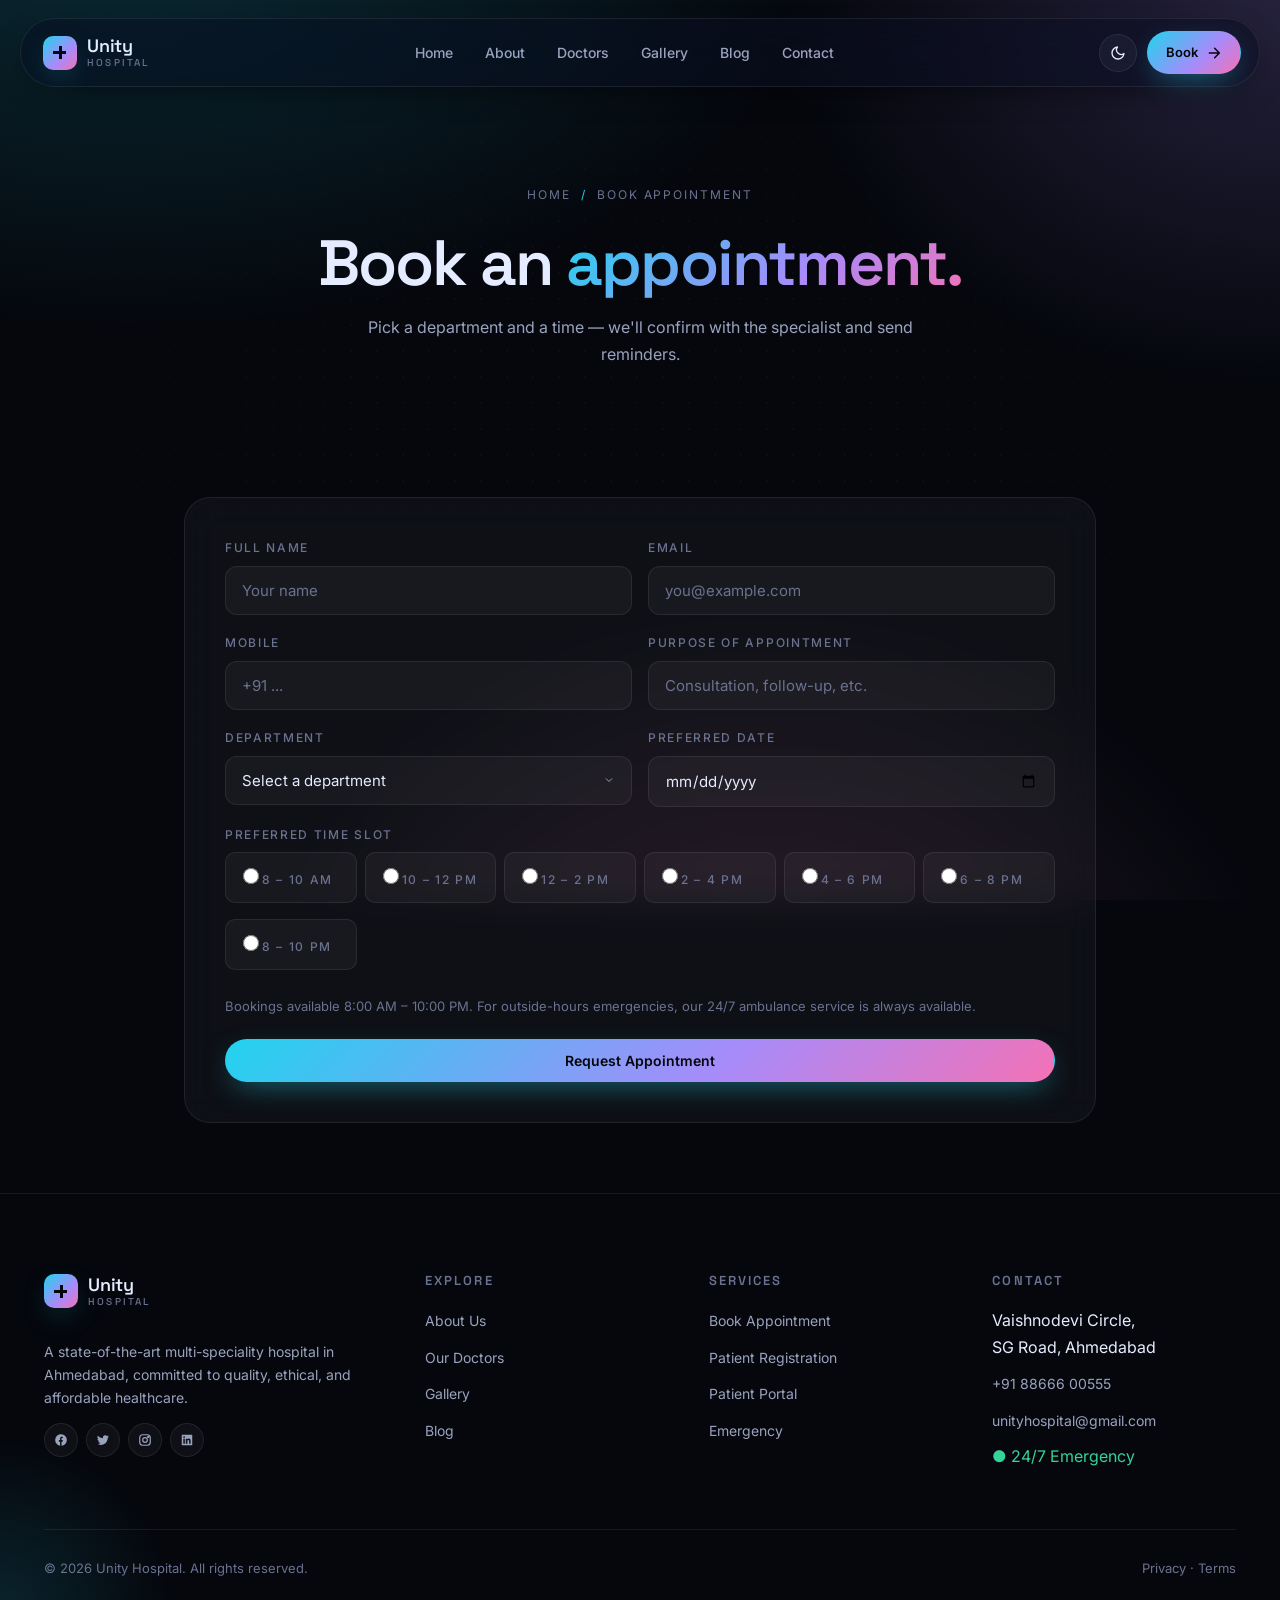
<file: appointment.html>
<!DOCTYPE html>
<html lang="en">
<head>
<meta charset="UTF-8"/>
<meta name="viewport" content="width=device-width, initial-scale=1"/>
<title>Book Appointment — Unity Hospital</title>
<link rel="preconnect" href="https://fonts.googleapis.com">
<link rel="preconnect" href="https://fonts.gstatic.com" crossorigin>
<link href="https://fonts.googleapis.com/css2?family=Inter:wght@300;400;500;600;700&family=Space+Grotesk:wght@400;500;600;700&display=swap" rel="stylesheet">
<link rel="stylesheet" href="assets/css/modern.css"/>
</head>
<body>
<div data-site-nav></div>

<section class="page-hero">
  <div class="container">
    <div class="breadcrumb reveal"><a href="index.html">Home</a> <span>/</span> Book Appointment</div>
    <h1 class="reveal" data-delay="1">Book an <span class="grad">appointment.</span></h1>
    <p class="reveal" data-delay="2">Pick a department and a time — we'll confirm with the specialist and send reminders.</p>
  </div>
</section>

<section class="section-sm">
  <div class="container" style="max-width:960px">
    <div class="glass reveal" style="padding:40px">
      <form data-demo>
        <div class="form-grid">
          <div class="form-group">
            <label>Full name</label>
            <input class="form-control" required placeholder="Your name"/>
          </div>
          <div class="form-group">
            <label>Email</label>
            <input type="email" class="form-control" required placeholder="you@example.com"/>
          </div>
        </div>
        <div class="form-grid">
          <div class="form-group">
            <label>Mobile</label>
            <input class="form-control" required placeholder="+91 ..."/>
          </div>
          <div class="form-group">
            <label>Purpose of appointment</label>
            <input class="form-control" required placeholder="Consultation, follow-up, etc."/>
          </div>
        </div>
        <div class="form-grid">
          <div class="form-group">
            <label>Department</label>
            <select class="form-control" required>
              <option value="">Select a department</option>
              <option>Cardiology</option>
              <option>Dermatology &amp; Cosmetology</option>
              <option>General Surgery</option>
              <option>Health Checkup Packages</option>
              <option>Neurology</option>
            </select>
          </div>
          <div class="form-group">
            <label>Preferred date</label>
            <input type="date" class="form-control" required/>
          </div>
        </div>
        <div class="form-group">
          <label>Preferred time slot</label>
          <div style="display:grid;grid-template-columns:repeat(auto-fit,minmax(120px,1fr));gap:8px">
            <label class="checkbox-row" style="justify-content:center;padding:12px;border:1px solid var(--border);border-radius:10px;background:var(--surface);cursor:pointer"><input type="radio" name="slot" value="8-10"/>8 – 10 AM</label>
            <label class="checkbox-row" style="justify-content:center;padding:12px;border:1px solid var(--border);border-radius:10px;background:var(--surface);cursor:pointer"><input type="radio" name="slot" value="10-12"/>10 – 12 PM</label>
            <label class="checkbox-row" style="justify-content:center;padding:12px;border:1px solid var(--border);border-radius:10px;background:var(--surface);cursor:pointer"><input type="radio" name="slot" value="12-2"/>12 – 2 PM</label>
            <label class="checkbox-row" style="justify-content:center;padding:12px;border:1px solid var(--border);border-radius:10px;background:var(--surface);cursor:pointer"><input type="radio" name="slot" value="2-4"/>2 – 4 PM</label>
            <label class="checkbox-row" style="justify-content:center;padding:12px;border:1px solid var(--border);border-radius:10px;background:var(--surface);cursor:pointer"><input type="radio" name="slot" value="4-6"/>4 – 6 PM</label>
            <label class="checkbox-row" style="justify-content:center;padding:12px;border:1px solid var(--border);border-radius:10px;background:var(--surface);cursor:pointer"><input type="radio" name="slot" value="6-8"/>6 – 8 PM</label>
            <label class="checkbox-row" style="justify-content:center;padding:12px;border:1px solid var(--border);border-radius:10px;background:var(--surface);cursor:pointer"><input type="radio" name="slot" value="8-10pm"/>8 – 10 PM</label>
          </div>
        </div>
        <p class="text-mute" style="font-size:13px;margin:8px 0 22px">Bookings available 8:00 AM – 10:00 PM. For outside-hours emergencies, our 24/7 ambulance service is always available.</p>
        <button type="submit" class="btn btn-primary" style="width:100%;justify-content:center">Request Appointment</button>
      </form>
    </div>
  </div>
</section>

<div data-site-footer></div>
<script src="assets/js/modern.js"></script>
</body>
</html>
</file>
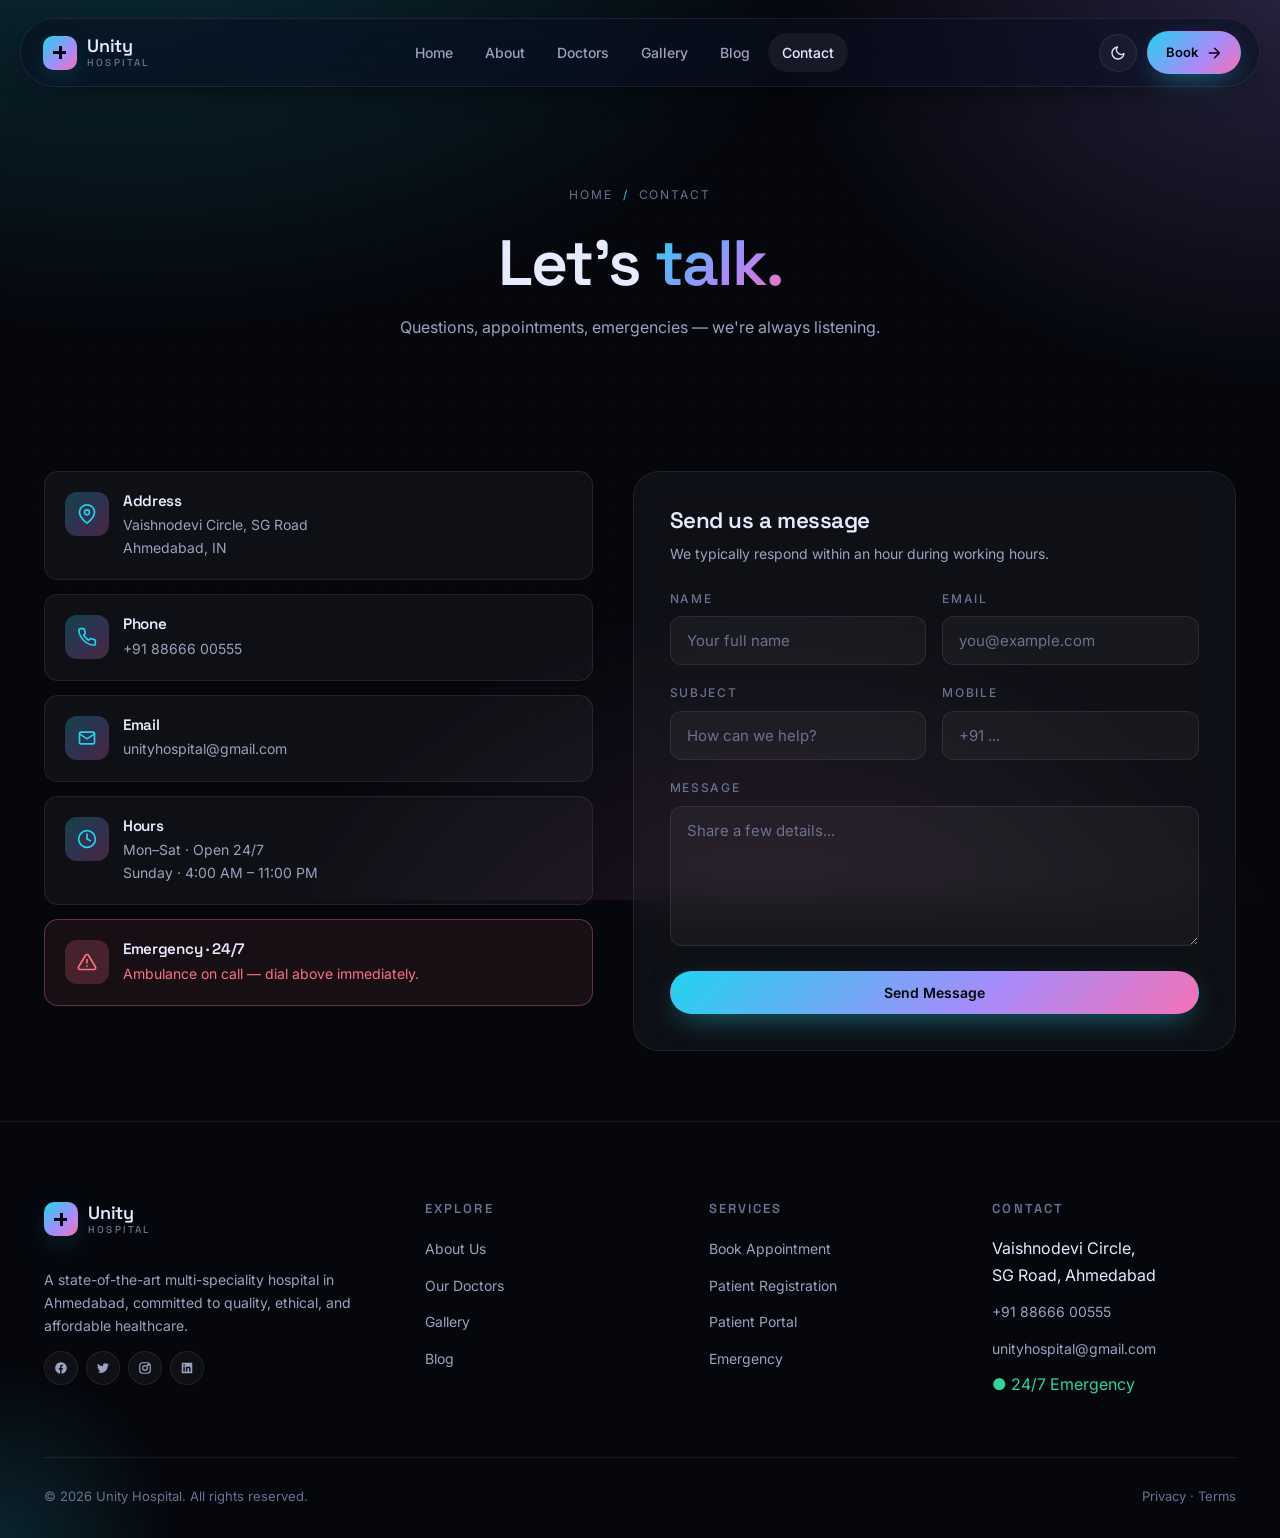
<file: contact.html>
<!DOCTYPE html>
<html lang="en">
<head>
<meta charset="UTF-8"/>
<meta name="viewport" content="width=device-width, initial-scale=1"/>
<title>Contact — Unity Hospital</title>
<link rel="preconnect" href="https://fonts.googleapis.com">
<link rel="preconnect" href="https://fonts.gstatic.com" crossorigin>
<link href="https://fonts.googleapis.com/css2?family=Inter:wght@300;400;500;600;700&family=Space+Grotesk:wght@400;500;600;700&display=swap" rel="stylesheet">
<link rel="stylesheet" href="assets/css/modern.css"/>
</head>
<body>
<div data-site-nav></div>

<section class="page-hero">
  <div class="container">
    <div class="breadcrumb reveal"><a href="index.html">Home</a> <span>/</span> Contact</div>
    <h1 class="reveal" data-delay="1">Let's <span class="grad">talk.</span></h1>
    <p class="reveal" data-delay="2">Questions, appointments, emergencies — we're always listening.</p>
  </div>
</section>

<section class="section-sm">
  <div class="container">
    <div class="contact-grid">
      <div class="reveal">
        <div class="info-card">
          <div class="ico"><svg viewBox="0 0 24 24" fill="none" stroke="currentColor" stroke-width="2" stroke-linecap="round" stroke-linejoin="round" width="20"><path d="M21 10c0 7-9 13-9 13s-9-6-9-13a9 9 0 0 1 18 0z"/><circle cx="12" cy="10" r="3"/></svg></div>
          <div><h4>Address</h4><p>Vaishnodevi Circle, SG Road<br/>Ahmedabad, IN</p></div>
        </div>
        <div class="info-card">
          <div class="ico"><svg viewBox="0 0 24 24" fill="none" stroke="currentColor" stroke-width="2" stroke-linecap="round" stroke-linejoin="round" width="20"><path d="M22 16.9v3a2 2 0 0 1-2.2 2 19.8 19.8 0 0 1-8.6-3.1 19.5 19.5 0 0 1-6-6A19.8 19.8 0 0 1 2.1 4.2 2 2 0 0 1 4.1 2h3a2 2 0 0 1 2 1.7 12.8 12.8 0 0 0 .7 2.8 2 2 0 0 1-.5 2.1L8 9.8a16 16 0 0 0 6 6l1.2-1.2a2 2 0 0 1 2.1-.5 12.8 12.8 0 0 0 2.8.7 2 2 0 0 1 1.9 2z"/></svg></div>
          <div><h4>Phone</h4><p><a href="tel:+918866600555">+91 88666 00555</a></p></div>
        </div>
        <div class="info-card">
          <div class="ico"><svg viewBox="0 0 24 24" fill="none" stroke="currentColor" stroke-width="2" stroke-linecap="round" stroke-linejoin="round" width="20"><rect x="3" y="5" width="18" height="14" rx="2"/><path d="M3 7l9 6 9-6"/></svg></div>
          <div><h4>Email</h4><p><a href="mailto:unityhospital@gmail.com">unityhospital@gmail.com</a></p></div>
        </div>
        <div class="info-card">
          <div class="ico"><svg viewBox="0 0 24 24" fill="none" stroke="currentColor" stroke-width="2" stroke-linecap="round" stroke-linejoin="round" width="20"><circle cx="12" cy="12" r="10"/><path d="M12 6v6l4 2"/></svg></div>
          <div><h4>Hours</h4><p>Mon–Sat · Open 24/7<br/>Sunday · 4:00 AM – 11:00 PM</p></div>
        </div>
        <div class="info-card" style="border-color:rgba(251,113,133,.35);background:rgba(251,113,133,.08)">
          <div class="ico" style="background:rgba(251,113,133,.2);color:var(--danger)"><svg viewBox="0 0 24 24" fill="none" stroke="currentColor" stroke-width="2" stroke-linecap="round" stroke-linejoin="round" width="20"><path d="M10.3 3.9 1.8 18a2 2 0 0 0 1.7 3h17a2 2 0 0 0 1.7-3L13.7 3.9a2 2 0 0 0-3.4 0z"/><path d="M12 9v4M12 17h.01"/></svg></div>
          <div><h4>Emergency · 24/7</h4><p style="color:var(--danger)">Ambulance on call — dial above immediately.</p></div>
        </div>
      </div>

      <div class="glass reveal" data-delay="2" style="padding:36px">
        <h3 style="font-size:1.4rem;margin-bottom:8px">Send us a message</h3>
        <p class="text-dim" style="font-size:14px;margin-bottom:24px">We typically respond within an hour during working hours.</p>
        <form data-demo>
          <div class="form-grid">
            <div class="form-group">
              <label>Name</label>
              <input class="form-control" required placeholder="Your full name"/>
            </div>
            <div class="form-group">
              <label>Email</label>
              <input type="email" class="form-control" required placeholder="you@example.com"/>
            </div>
          </div>
          <div class="form-grid">
            <div class="form-group">
              <label>Subject</label>
              <input class="form-control" required placeholder="How can we help?"/>
            </div>
            <div class="form-group">
              <label>Mobile</label>
              <input class="form-control" placeholder="+91 ..."/>
            </div>
          </div>
          <div class="form-group">
            <label>Message</label>
            <textarea class="form-control" required placeholder="Share a few details..."></textarea>
          </div>
          <button type="submit" class="btn btn-primary" style="width:100%;justify-content:center">Send Message</button>
        </form>
      </div>
    </div>
  </div>
</section>

<div data-site-footer></div>
<script src="assets/js/modern.js"></script>
</body>
</html>
</file>
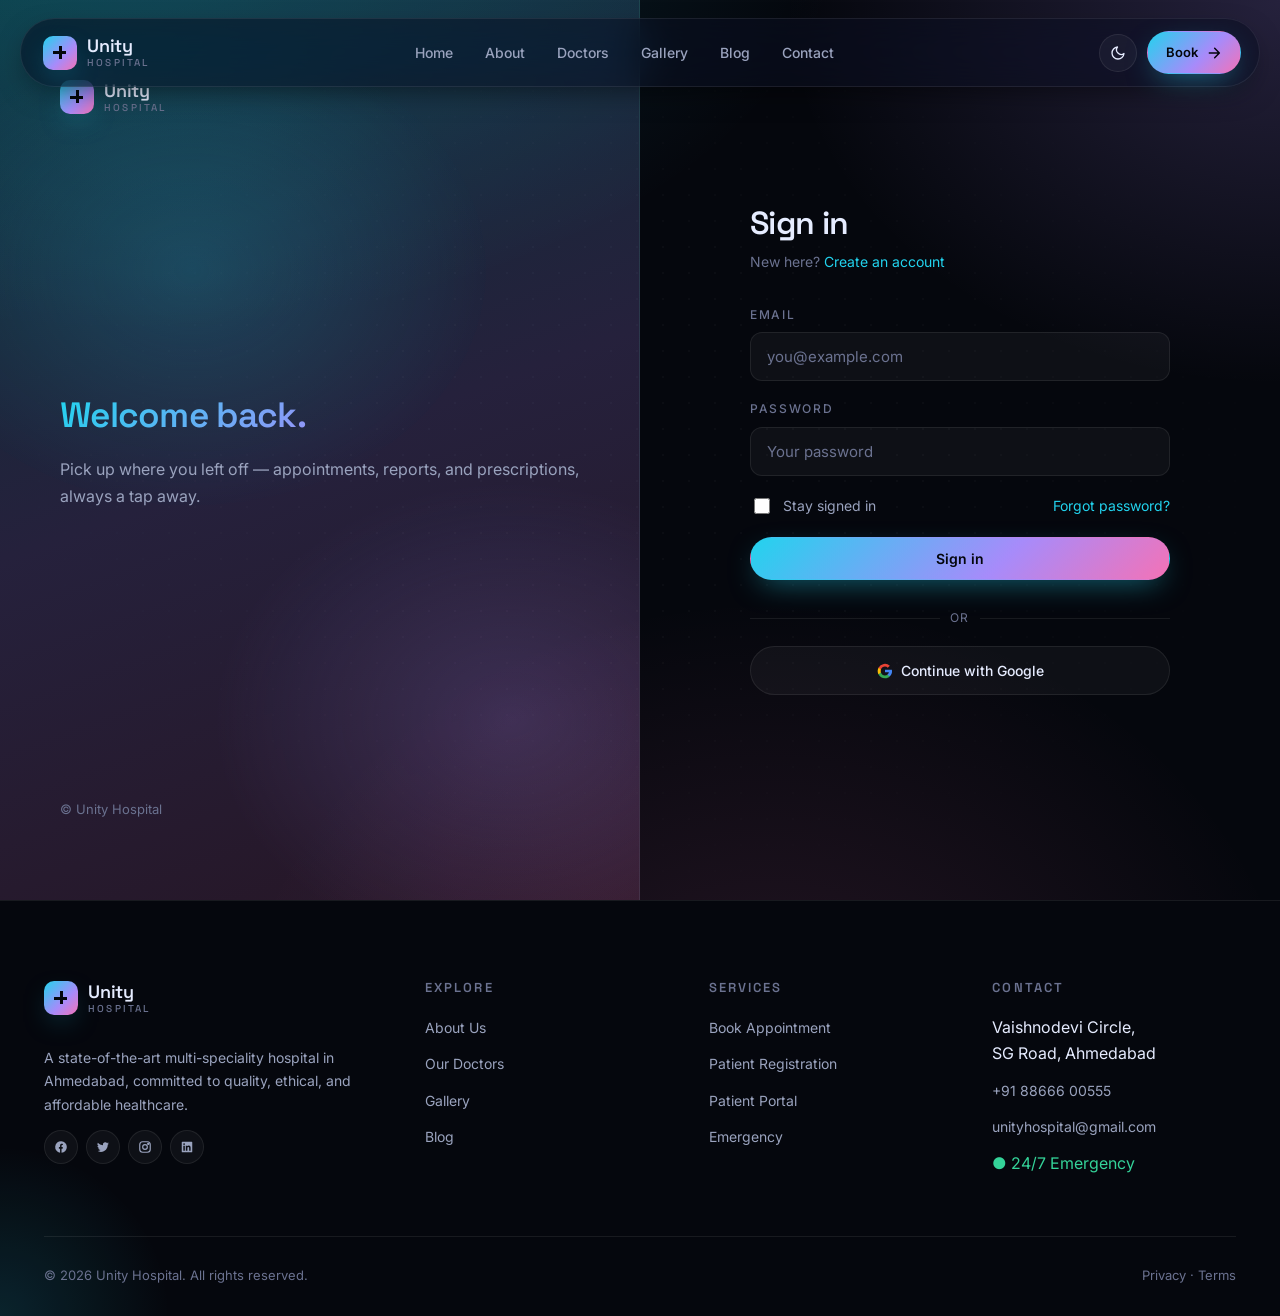
<file: login.html>
<!DOCTYPE html>
<html lang="en">
<head>
<meta charset="UTF-8"/>
<meta name="viewport" content="width=device-width, initial-scale=1"/>
<title>Sign in — Unity Hospital</title>
<link rel="preconnect" href="https://fonts.googleapis.com">
<link rel="preconnect" href="https://fonts.gstatic.com" crossorigin>
<link href="https://fonts.googleapis.com/css2?family=Inter:wght@300;400;500;600;700&family=Space+Grotesk:wght@400;500;600;700&display=swap" rel="stylesheet">
<link rel="stylesheet" href="assets/css/modern.css"/>
</head>
<body>
<div data-site-nav></div>

<div class="auth-wrap">
  <aside class="auth-side">
    <div>
      <a href="index.html" class="brand"><span class="brand-mark"></span><span class="brand-name">Unity<small>Hospital</small></span></a>
    </div>
    <div>
      <h2 class="text-grad">Welcome back.</h2>
      <p class="text-dim">Pick up where you left off — appointments, reports, and prescriptions, always a tap away.</p>
    </div>
    <div class="text-mute" style="font-size:13px">© Unity Hospital</div>
  </aside>

  <div class="auth-form-wrap">
    <div class="auth-form reveal">
      <h1>Sign in</h1>
      <p class="muted">New here? <a href="registration.html" style="color:var(--brand)">Create an account</a></p>
      <form data-demo>
        <div class="form-group"><label>Email</label><input type="email" class="form-control" required placeholder="you@example.com"/></div>
        <div class="form-group"><label>Password</label><input type="password" class="form-control" required placeholder="Your password"/></div>
        <div style="display:flex;justify-content:space-between;align-items:center;margin:4px 0 20px">
          <label class="checkbox-row"><input type="checkbox"/> Stay signed in</label>
          <a href="#" style="color:var(--brand);font-size:14px">Forgot password?</a>
        </div>
        <button type="submit" class="btn btn-primary" style="width:100%;justify-content:center">Sign in</button>
      </form>
      <div style="display:flex;align-items:center;gap:10px;margin:28px 0 18px;color:var(--text-mute);font-size:12px;text-transform:uppercase;letter-spacing:.16em">
        <span style="flex:1;height:1px;background:var(--border)"></span> or <span style="flex:1;height:1px;background:var(--border)"></span>
      </div>
      <a href="#" class="btn btn-ghost" style="width:100%;justify-content:center">
        <svg viewBox="0 0 24 24" width="16" height="16"><path fill="#4285f4" d="M22.5 12.2c0-.7 0-1.4-.2-2H12v3.8h5.9a5 5 0 0 1-2.2 3.3v2.7h3.6c2.1-2 3.3-4.8 3.3-7.8z"/><path fill="#34a853" d="M12 23c3 0 5.5-1 7.3-2.7l-3.6-2.8c-1 .7-2.3 1.1-3.7 1.1-2.8 0-5.2-1.9-6.1-4.5H2.2v2.8A11 11 0 0 0 12 23z"/><path fill="#fbbc04" d="M5.9 14.1a6.6 6.6 0 0 1 0-4.2V7.1H2.2a11 11 0 0 0 0 9.8z"/><path fill="#ea4335" d="M12 5.4c1.6 0 3 .5 4.1 1.6L19.3 4A11 11 0 0 0 2.2 7.1l3.7 2.8c.9-2.6 3.3-4.5 6.1-4.5z"/></svg>
        Continue with Google
      </a>
    </div>
  </div>
</div>

<div data-site-footer></div>
<script src="assets/js/modern.js"></script>
</body>
</html>
</file>
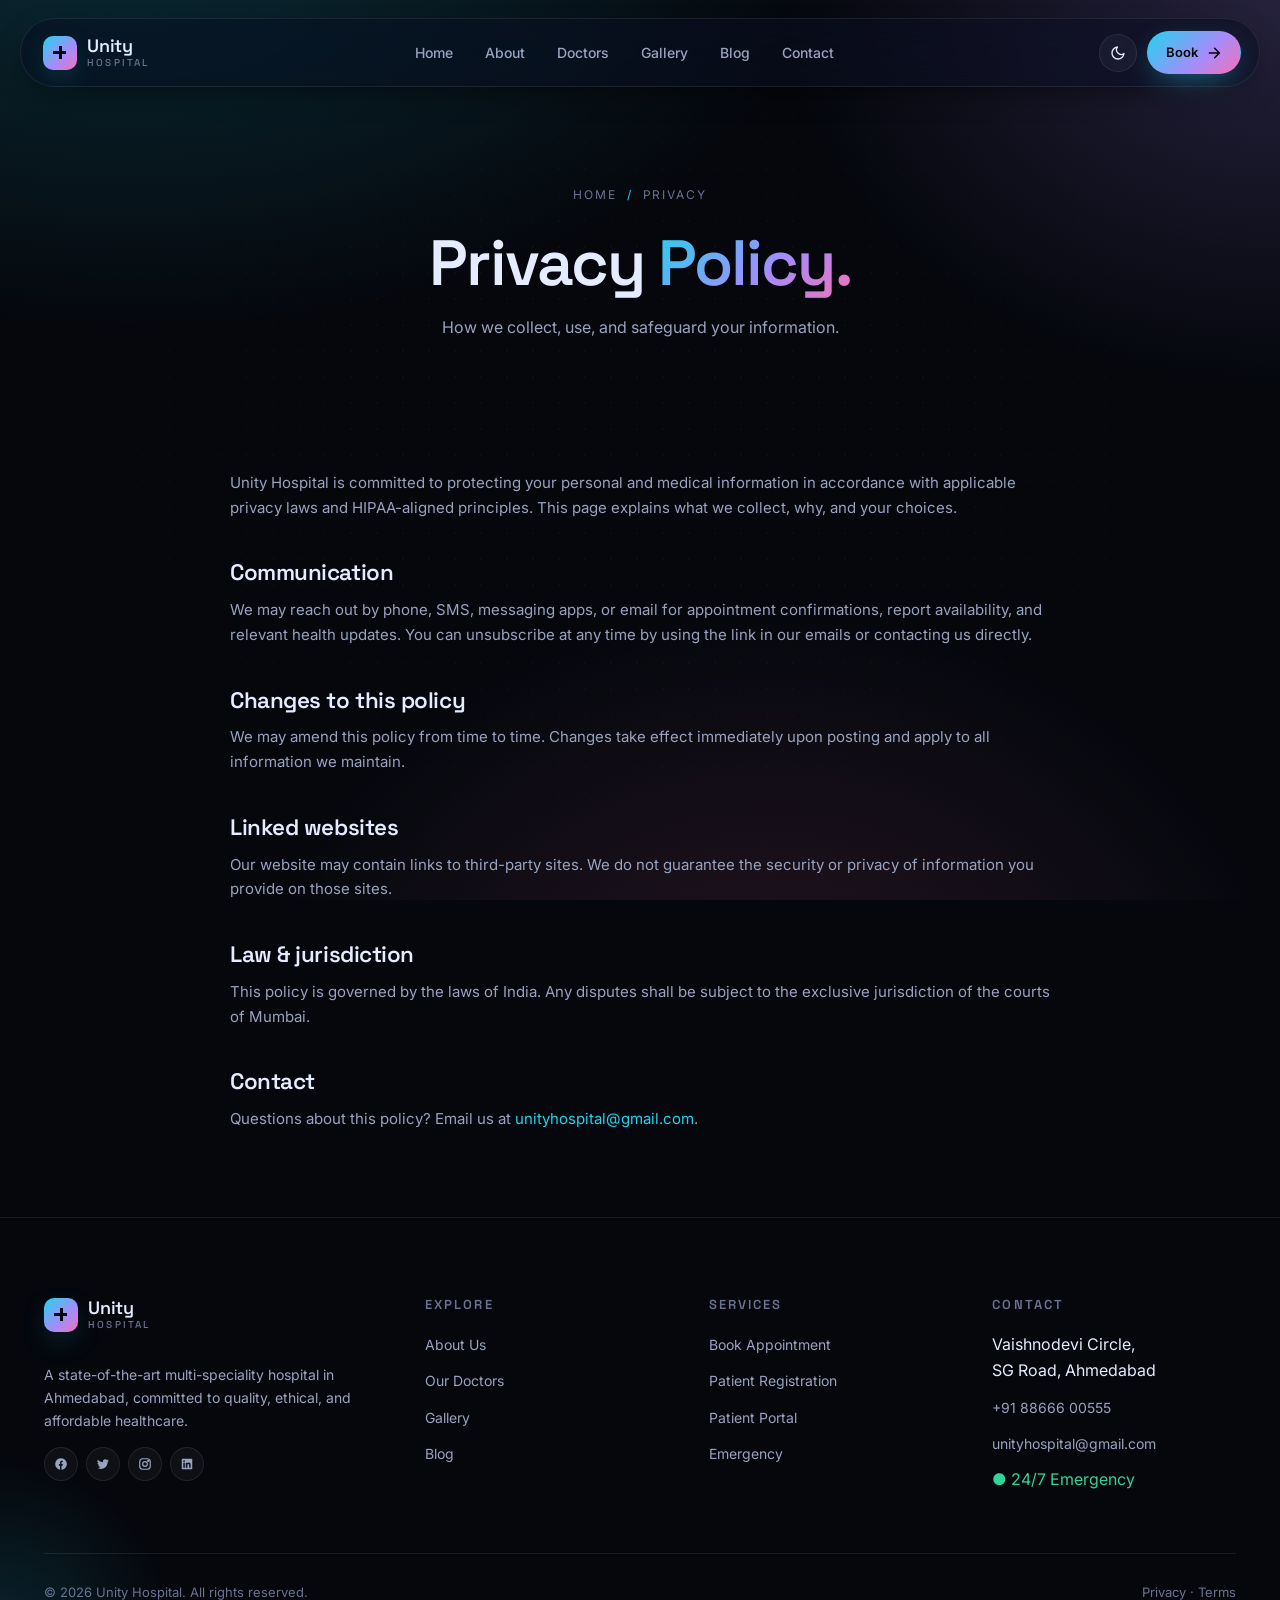
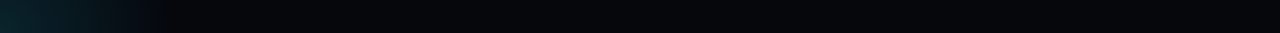
<file: privacy.html>
<!DOCTYPE html>
<html lang="en">
<head>
<meta charset="UTF-8"/>
<meta name="viewport" content="width=device-width, initial-scale=1"/>
<title>Privacy Policy — Unity Hospital</title>
<link rel="preconnect" href="https://fonts.googleapis.com">
<link rel="preconnect" href="https://fonts.gstatic.com" crossorigin>
<link href="https://fonts.googleapis.com/css2?family=Inter:wght@300;400;500;600;700&family=Space+Grotesk:wght@400;500;600;700&display=swap" rel="stylesheet">
<link rel="stylesheet" href="assets/css/modern.css"/>
</head>
<body>
<div data-site-nav></div>

<section class="page-hero">
  <div class="container">
    <div class="breadcrumb reveal"><a href="index.html">Home</a> <span>/</span> Privacy</div>
    <h1 class="reveal" data-delay="1">Privacy <span class="grad">Policy.</span></h1>
    <p class="reveal" data-delay="2">How we collect, use, and safeguard your information.</p>
  </div>
</section>

<section class="section-sm">
  <div class="container">
    <div class="prose reveal">
      <p>Unity Hospital is committed to protecting your personal and medical information in accordance with applicable privacy laws and HIPAA-aligned principles. This page explains what we collect, why, and your choices.</p>

      <h2>Communication</h2>
      <p>We may reach out by phone, SMS, messaging apps, or email for appointment confirmations, report availability, and relevant health updates. You can unsubscribe at any time by using the link in our emails or contacting us directly.</p>

      <h2>Changes to this policy</h2>
      <p>We may amend this policy from time to time. Changes take effect immediately upon posting and apply to all information we maintain.</p>

      <h2>Linked websites</h2>
      <p>Our website may contain links to third-party sites. We do not guarantee the security or privacy of information you provide on those sites.</p>

      <h2>Law &amp; jurisdiction</h2>
      <p>This policy is governed by the laws of India. Any disputes shall be subject to the exclusive jurisdiction of the courts of Mumbai.</p>

      <h2>Contact</h2>
      <p>Questions about this policy? Email us at <a href="mailto:unityhospital@gmail.com" style="color:var(--brand)">unityhospital@gmail.com</a>.</p>
    </div>
  </div>
</section>

<div data-site-footer></div>
<script src="assets/js/modern.js"></script>
</body>
</html>
</file>
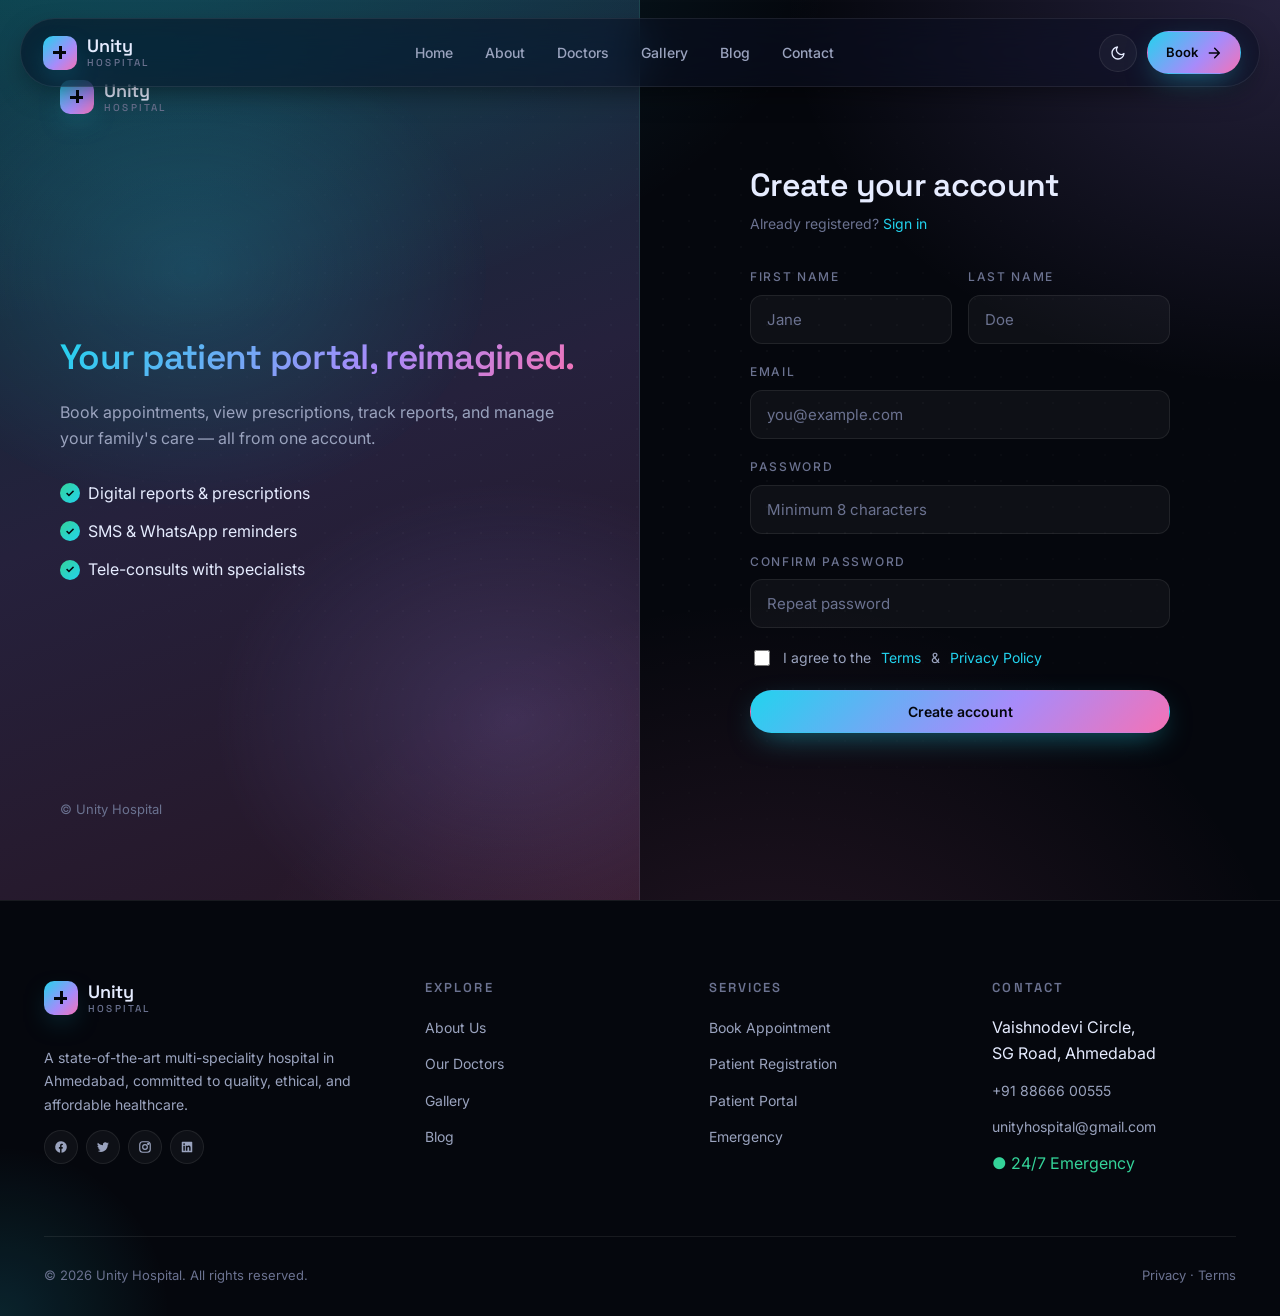
<file: registration.html>
<!DOCTYPE html>
<html lang="en">
<head>
<meta charset="UTF-8"/>
<meta name="viewport" content="width=device-width, initial-scale=1"/>
<title>Create Account — Unity Hospital</title>
<link rel="preconnect" href="https://fonts.googleapis.com">
<link rel="preconnect" href="https://fonts.gstatic.com" crossorigin>
<link href="https://fonts.googleapis.com/css2?family=Inter:wght@300;400;500;600;700&family=Space+Grotesk:wght@400;500;600;700&display=swap" rel="stylesheet">
<link rel="stylesheet" href="assets/css/modern.css"/>
</head>
<body>
<div data-site-nav></div>

<div class="auth-wrap">
  <aside class="auth-side">
    <div>
      <a href="index.html" class="brand"><span class="brand-mark"></span><span class="brand-name">Unity<small>Hospital</small></span></a>
    </div>
    <div>
      <h2 class="text-grad">Your patient portal, reimagined.</h2>
      <p class="text-dim">Book appointments, view prescriptions, track reports, and manage your family's care — all from one account.</p>
      <ul style="list-style:none;padding:0;margin:28px 0 0;display:grid;gap:12px">
        <li class="flex items-center gap-2"><span style="width:20px;height:20px;border-radius:50%;background:var(--grad-emerald);display:grid;place-items:center;color:#04060c;font-size:11px;font-weight:700">✓</span> Digital reports &amp; prescriptions</li>
        <li class="flex items-center gap-2"><span style="width:20px;height:20px;border-radius:50%;background:var(--grad-emerald);display:grid;place-items:center;color:#04060c;font-size:11px;font-weight:700">✓</span> SMS &amp; WhatsApp reminders</li>
        <li class="flex items-center gap-2"><span style="width:20px;height:20px;border-radius:50%;background:var(--grad-emerald);display:grid;place-items:center;color:#04060c;font-size:11px;font-weight:700">✓</span> Tele-consults with specialists</li>
      </ul>
    </div>
    <div class="text-mute" style="font-size:13px">© Unity Hospital</div>
  </aside>

  <div class="auth-form-wrap">
    <div class="auth-form reveal">
      <h1>Create your account</h1>
      <p class="muted">Already registered? <a href="login.html" style="color:var(--brand)">Sign in</a></p>
      <form data-demo>
        <div class="form-grid">
          <div class="form-group"><label>First name</label><input class="form-control" required placeholder="Jane"/></div>
          <div class="form-group"><label>Last name</label><input class="form-control" required placeholder="Doe"/></div>
        </div>
        <div class="form-group"><label>Email</label><input type="email" class="form-control" required placeholder="you@example.com"/></div>
        <div class="form-group"><label>Password</label><input type="password" class="form-control" required placeholder="Minimum 8 characters"/></div>
        <div class="form-group"><label>Confirm password</label><input type="password" class="form-control" required placeholder="Repeat password"/></div>
        <label class="checkbox-row" style="margin:8px 0 20px"><input type="checkbox" required/> I agree to the <a href="terms.html" style="color:var(--brand)">Terms</a> &amp; <a href="privacy.html" style="color:var(--brand)">Privacy Policy</a></label>
        <button type="submit" class="btn btn-primary" style="width:100%;justify-content:center">Create account</button>
      </form>
    </div>
  </div>
</div>

<div data-site-footer></div>
<script src="assets/js/modern.js"></script>
</body>
</html>
</file>
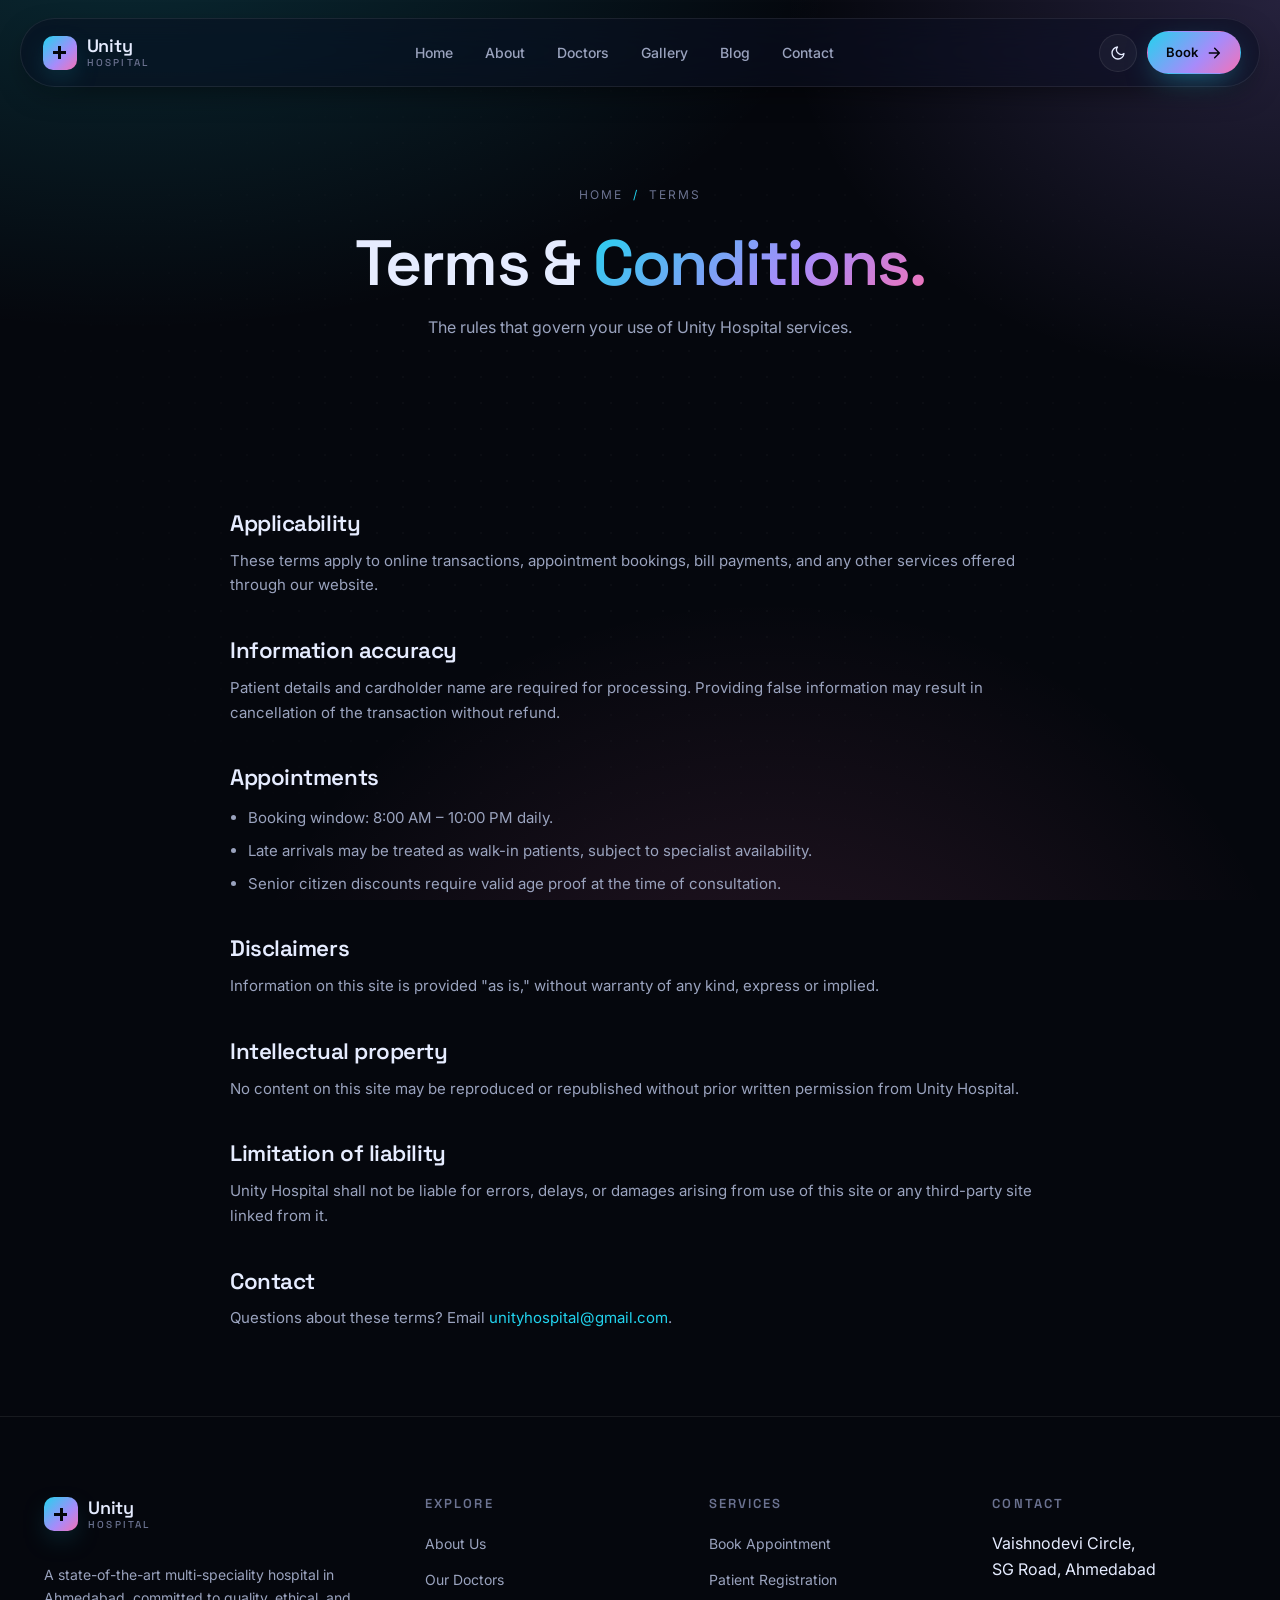
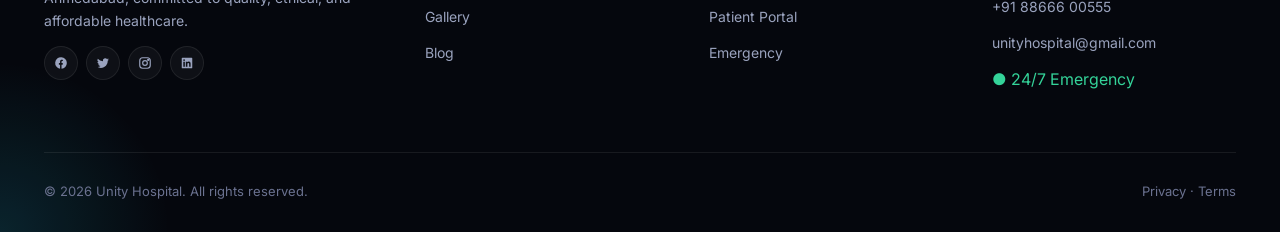
<file: terms.html>
<!DOCTYPE html>
<html lang="en">
<head>
<meta charset="UTF-8"/>
<meta name="viewport" content="width=device-width, initial-scale=1"/>
<title>Terms of Service — Unity Hospital</title>
<link rel="preconnect" href="https://fonts.googleapis.com">
<link rel="preconnect" href="https://fonts.gstatic.com" crossorigin>
<link href="https://fonts.googleapis.com/css2?family=Inter:wght@300;400;500;600;700&family=Space+Grotesk:wght@400;500;600;700&display=swap" rel="stylesheet">
<link rel="stylesheet" href="assets/css/modern.css"/>
</head>
<body>
<div data-site-nav></div>

<section class="page-hero">
  <div class="container">
    <div class="breadcrumb reveal"><a href="index.html">Home</a> <span>/</span> Terms</div>
    <h1 class="reveal" data-delay="1">Terms &amp; <span class="grad">Conditions.</span></h1>
    <p class="reveal" data-delay="2">The rules that govern your use of Unity Hospital services.</p>
  </div>
</section>

<section class="section-sm">
  <div class="container">
    <div class="prose reveal">
      <h2>Applicability</h2>
      <p>These terms apply to online transactions, appointment bookings, bill payments, and any other services offered through our website.</p>

      <h2>Information accuracy</h2>
      <p>Patient details and cardholder name are required for processing. Providing false information may result in cancellation of the transaction without refund.</p>

      <h2>Appointments</h2>
      <ul>
        <li>Booking window: 8:00 AM – 10:00 PM daily.</li>
        <li>Late arrivals may be treated as walk-in patients, subject to specialist availability.</li>
        <li>Senior citizen discounts require valid age proof at the time of consultation.</li>
      </ul>

      <h2>Disclaimers</h2>
      <p>Information on this site is provided "as is," without warranty of any kind, express or implied.</p>

      <h2>Intellectual property</h2>
      <p>No content on this site may be reproduced or republished without prior written permission from Unity Hospital.</p>

      <h2>Limitation of liability</h2>
      <p>Unity Hospital shall not be liable for errors, delays, or damages arising from use of this site or any third-party site linked from it.</p>

      <h2>Contact</h2>
      <p>Questions about these terms? Email <a href="mailto:unityhospital@gmail.com" style="color:var(--brand)">unityhospital@gmail.com</a>.</p>
    </div>
  </div>
</section>

<div data-site-footer></div>
<script src="assets/js/modern.js"></script>
</body>
</html>
</file>
<file: assets/css/modern.css>
/* ==========================================================
   Unity Hospital — Modern UI System
   Design tokens, components, animations
   ========================================================== */

:root {
  --bg: #05070d;
  --bg-soft: #0b1020;
  --surface: rgba(255, 255, 255, 0.04);
  --surface-2: rgba(255, 255, 255, 0.06);
  --border: rgba(255, 255, 255, 0.08);
  --border-strong: rgba(255, 255, 255, 0.14);
  --text: #e6ecff;
  --text-dim: #9aa3be;
  --text-mute: #6b7290;

  --brand: #22d3ee;      /* cyan */
  --brand-2: #a78bfa;    /* violet */
  --brand-3: #34d399;    /* emerald */
  --danger: #fb7185;

  --ease: cubic-bezier(0.22, 1, 0.36, 1);
  --radius: 18px;
  --radius-lg: 26px;

  --shadow-sm: 0 1px 2px rgba(0,0,0,.4);
  --shadow: 0 10px 30px -10px rgba(0,0,0,.6);
  --shadow-lg: 0 30px 80px -20px rgba(0,0,0,.7);

  --grad-primary: linear-gradient(135deg, #22d3ee 0%, #a78bfa 60%, #f472b6 100%);
  --grad-primary-soft: linear-gradient(135deg, rgba(34,211,238,.25) 0%, rgba(167,139,250,.25) 60%, rgba(244,114,182,.25) 100%);
  --grad-emerald: linear-gradient(135deg, #34d399, #22d3ee);
  --grad-violet: linear-gradient(135deg, #a78bfa, #f472b6);
}

[data-theme="light"] {
  --bg: #f7f8fc;
  --bg-soft: #ffffff;
  --surface: rgba(10, 14, 30, 0.04);
  --surface-2: rgba(10, 14, 30, 0.06);
  --border: rgba(10, 14, 30, 0.08);
  --border-strong: rgba(10, 14, 30, 0.16);
  --text: #0b1220;
  --text-dim: #3c4560;
  --text-mute: #6b7290;
}

* { box-sizing: border-box; }

html { scroll-behavior: smooth; }

body {
  margin: 0;
  font-family: 'Inter', system-ui, -apple-system, sans-serif;
  background: var(--bg);
  color: var(--text);
  line-height: 1.65;
  -webkit-font-smoothing: antialiased;
  overflow-x: hidden;
}

h1, h2, h3, h4, h5, h6 {
  font-family: 'Space Grotesk', 'Inter', sans-serif;
  letter-spacing: -0.02em;
  line-height: 1.15;
  margin: 0 0 .6em;
  font-weight: 600;
}

p { margin: 0 0 1em; color: var(--text-dim); }

a { color: inherit; text-decoration: none; transition: color .25s var(--ease); }
a:hover { color: var(--brand); }

img { max-width: 100%; display: block; }

::selection { background: rgba(34,211,238,.35); color: #fff; }

/* ---------- Layout ---------- */
.container {
  width: 100%;
  max-width: 1240px;
  margin: 0 auto;
  padding: 0 24px;
}
.section { padding: 110px 0; position: relative; }
.section-sm { padding: 70px 0; }

/* ---------- Ambient background (aurora) ---------- */
.aurora {
  position: fixed;
  inset: 0;
  z-index: -1;
  pointer-events: none;
  overflow: hidden;
  background: radial-gradient(1200px 700px at 10% -10%, rgba(34,211,238,.18), transparent 60%),
              radial-gradient(900px 700px at 100% 0%, rgba(167,139,250,.20), transparent 55%),
              radial-gradient(900px 800px at 60% 120%, rgba(244,114,182,.14), transparent 60%),
              var(--bg);
}
.aurora::after {
  content: "";
  position: absolute; inset: 0;
  background-image:
    radial-gradient(rgba(255,255,255,.06) 1px, transparent 1px);
  background-size: 26px 26px;
  mask-image: radial-gradient(ellipse at center, black 30%, transparent 75%);
  -webkit-mask-image: radial-gradient(ellipse at center, black 30%, transparent 75%);
  opacity: .45;
}
[data-theme="light"] .aurora {
  background: radial-gradient(1200px 700px at 10% -10%, rgba(34,211,238,.28), transparent 60%),
              radial-gradient(900px 700px at 100% 0%, rgba(167,139,250,.28), transparent 55%),
              radial-gradient(900px 800px at 60% 120%, rgba(244,114,182,.18), transparent 60%),
              var(--bg);
}
[data-theme="light"] .aurora::after { opacity: .25; background-image: radial-gradient(rgba(10,14,30,.08) 1px, transparent 1px); }

/* ---------- Header / Navbar ---------- */
.nav {
  position: fixed;
  top: 18px; left: 50%;
  transform: translateX(-50%);
  width: calc(100% - 32px);
  max-width: 1240px;
  z-index: 100;
  display: flex; align-items: center; justify-content: space-between;
  padding: 12px 18px 12px 22px;
  border-radius: 999px;
  background: rgba(11, 16, 32, 0.55);
  backdrop-filter: saturate(140%) blur(20px);
  -webkit-backdrop-filter: saturate(140%) blur(20px);
  border: 1px solid var(--border);
  box-shadow: var(--shadow);
  transition: transform .4s var(--ease), background .3s var(--ease);
}
[data-theme="light"] .nav { background: rgba(255,255,255,.7); }
.nav.is-hidden { transform: translate(-50%, -120%); }

.brand {
  display: inline-flex; align-items: center; gap: 10px;
  font-family: 'Space Grotesk', sans-serif;
  font-weight: 600; font-size: 18px;
  color: var(--text);
  letter-spacing: -0.01em;
}
.brand-mark {
  width: 34px; height: 34px;
  display: grid; place-items: center;
  border-radius: 10px;
  background: var(--grad-primary);
  color: #04060c;
  font-weight: 700;
  box-shadow: 0 10px 28px -10px rgba(34,211,238,.6);
  position: relative;
}
.brand-mark::before {
  content: "";
  position: absolute; inset: 6px;
  background:
    linear-gradient(#04060c, #04060c) center/3px 60% no-repeat,
    linear-gradient(#04060c, #04060c) center/60% 3px no-repeat;
  border-radius: 4px;
}
.brand-name { display: flex; flex-direction: column; line-height: 1; }
.brand-name small { color: var(--text-mute); font-size: 10px; letter-spacing: .22em; margin-top: 3px; text-transform: uppercase; font-weight: 500; }

.nav-links {
  display: flex; gap: 4px;
  list-style: none; margin: 0; padding: 0;
}
.nav-links a {
  display: inline-block;
  padding: 8px 14px;
  font-size: 14px;
  color: var(--text-dim);
  border-radius: 999px;
  font-weight: 500;
  transition: all .25s var(--ease);
  position: relative;
}
.nav-links a:hover { color: var(--text); background: var(--surface-2); }
.nav-links a.active { color: var(--text); background: var(--surface-2); }

.nav-actions { display: flex; align-items: center; gap: 10px; }
.theme-toggle {
  width: 38px; height: 38px;
  display: grid; place-items: center;
  border-radius: 50%;
  background: var(--surface);
  border: 1px solid var(--border);
  color: var(--text);
  cursor: pointer;
  transition: all .25s var(--ease);
}
.theme-toggle:hover { background: var(--surface-2); transform: rotate(18deg); }
.theme-toggle svg { width: 16px; height: 16px; }
.theme-toggle .sun { display: none; }
[data-theme="light"] .theme-toggle .sun { display: block; }
[data-theme="light"] .theme-toggle .moon { display: none; }

.nav-burger {
  display: none;
  width: 38px; height: 38px;
  border-radius: 50%;
  border: 1px solid var(--border);
  background: var(--surface);
  color: var(--text);
  cursor: pointer;
  padding: 0;
  align-items: center; justify-content: center;
}
.nav-burger svg { width: 16px; height: 16px; }

@media (max-width: 960px) {
  .nav-links { display: none; }
  .nav-burger { display: inline-flex; }
}

/* Mobile drawer */
.mobile-menu {
  position: fixed; inset: 0;
  background: rgba(5,7,13,.92);
  backdrop-filter: blur(20px);
  -webkit-backdrop-filter: blur(20px);
  z-index: 200;
  display: flex; flex-direction: column;
  padding: 100px 32px 40px;
  transform: translateY(-100%);
  transition: transform .5s var(--ease);
  color: #e6ecff;
}
.mobile-menu.is-open { transform: translateY(0); }
.mobile-menu a {
  font-family: 'Space Grotesk', sans-serif;
  font-size: 30px;
  font-weight: 500;
  padding: 14px 0;
  border-bottom: 1px solid rgba(255,255,255,.1);
  color: #e6ecff;
}
.mobile-menu a:hover { color: var(--brand); }
.mobile-menu .close {
  position: absolute; top: 22px; right: 22px;
  width: 42px; height: 42px;
  border-radius: 50%;
  border: 1px solid rgba(255,255,255,.15);
  background: rgba(255,255,255,.08);
  color: #e6ecff;
  cursor: pointer;
  font-size: 18px;
}
[data-theme="light"] .mobile-menu {
  background: rgba(255,255,255,.96);
  color: #0b1220;
}
[data-theme="light"] .mobile-menu a {
  color: #0b1220;
  border-bottom-color: rgba(10,14,30,.1);
}
[data-theme="light"] .mobile-menu a:hover { color: var(--brand); }
[data-theme="light"] .mobile-menu .close {
  border-color: rgba(10,14,30,.15);
  background: rgba(10,14,30,.05);
  color: #0b1220;
}

/* ---------- Buttons ---------- */
.btn {
  display: inline-flex; align-items: center; gap: 8px;
  padding: 12px 22px;
  font-size: 14px; font-weight: 500;
  font-family: inherit;
  border-radius: 999px;
  border: 1px solid transparent;
  cursor: pointer;
  transition: all .3s var(--ease);
  white-space: nowrap;
  text-decoration: none;
}
.btn-primary {
  background: var(--grad-primary);
  color: #04060c;
  font-weight: 600;
  box-shadow: 0 10px 30px -10px rgba(34,211,238,.55);
}
.btn-primary:hover { color: #04060c; transform: translateY(-2px); box-shadow: 0 16px 40px -10px rgba(167,139,250,.7); }
.btn-ghost {
  background: var(--surface);
  color: var(--text);
  border-color: var(--border);
}
.btn-ghost:hover { background: var(--surface-2); border-color: var(--border-strong); color: var(--text); }
.btn-outline {
  background: transparent;
  color: var(--text);
  border-color: var(--border-strong);
}
.btn-outline:hover { background: var(--surface); color: var(--text); }
.btn svg { width: 16px; height: 16px; }

/* ---------- Surfaces / Cards ---------- */
.card {
  background: var(--surface);
  border: 1px solid var(--border);
  border-radius: var(--radius);
  padding: 28px;
  transition: all .4s var(--ease);
  position: relative;
  overflow: hidden;
}
.card:hover {
  border-color: var(--border-strong);
  background: var(--surface-2);
  transform: translateY(-4px);
}
.card-glow {
  position: relative;
}
.card-glow::before {
  content: "";
  position: absolute; inset: -1px;
  border-radius: inherit;
  padding: 1px;
  background: var(--grad-primary);
  -webkit-mask: linear-gradient(#000 0 0) content-box, linear-gradient(#000 0 0);
  mask: linear-gradient(#000 0 0) content-box, linear-gradient(#000 0 0);
  -webkit-mask-composite: xor;
  mask-composite: exclude;
  opacity: 0;
  transition: opacity .4s var(--ease);
}
.card-glow:hover::before { opacity: 1; }

.glass {
  background: var(--surface);
  backdrop-filter: blur(18px);
  -webkit-backdrop-filter: blur(18px);
  border: 1px solid var(--border);
  border-radius: var(--radius-lg);
}

/* ---------- Headings utility ---------- */
.eyebrow {
  display: inline-flex; align-items: center; gap: 8px;
  padding: 6px 14px;
  border-radius: 999px;
  font-size: 12px;
  font-weight: 500;
  letter-spacing: .18em;
  text-transform: uppercase;
  color: var(--text);
  background: var(--surface);
  border: 1px solid var(--border);
}
.eyebrow .dot {
  width: 6px; height: 6px; border-radius: 50%;
  background: var(--brand-3);
  box-shadow: 0 0 0 4px rgba(52,211,153,.18);
  animation: pulse 2s infinite;
}
@keyframes pulse {
  0%, 100% { box-shadow: 0 0 0 4px rgba(52,211,153,.18); }
  50% { box-shadow: 0 0 0 8px rgba(52,211,153,.06); }
}

.section-title {
  font-size: clamp(2rem, 4vw, 3.2rem);
  font-weight: 600;
  margin-bottom: 18px;
  max-width: 780px;
}
.section-title .grad {
  background: var(--grad-primary);
  -webkit-background-clip: text;
  background-clip: text;
  color: transparent;
}
.section-lead {
  color: var(--text-dim);
  font-size: 1.05rem;
  max-width: 680px;
  margin-bottom: 60px;
}

/* ---------- Hero ---------- */
.hero {
  padding: 160px 0 80px;
  position: relative;
  overflow: hidden;
}
.hero-grid {
  display: grid;
  grid-template-columns: 1.1fr .9fr;
  gap: 60px;
  align-items: center;
}
@media (max-width: 960px) { .hero-grid { grid-template-columns: 1fr; gap: 40px; } }

.hero h1 {
  font-size: clamp(2.6rem, 6vw, 5rem);
  font-weight: 600;
  letter-spacing: -0.035em;
  line-height: 1.02;
  margin: 18px 0 22px;
}
.hero h1 .grad {
  background: var(--grad-primary);
  -webkit-background-clip: text;
  background-clip: text;
  color: transparent;
  display: inline-block;
}
.hero-sub {
  font-size: 1.1rem;
  max-width: 560px;
  color: var(--text-dim);
  margin-bottom: 32px;
}
.hero-ctas { display: flex; gap: 12px; flex-wrap: wrap; }

.hero-visual {
  position: relative;
  aspect-ratio: 4/5;
  border-radius: 28px;
  overflow: hidden;
  border: 1px solid var(--border);
  background: linear-gradient(140deg, rgba(34,211,238,.15), rgba(167,139,250,.15));
}
.hero-visual img {
  width: 100%; height: 100%;
  object-fit: cover;
  filter: saturate(1.05);
}
.hero-visual::after {
  content: "";
  position: absolute; inset: 0;
  background: linear-gradient(180deg, transparent 50%, rgba(5,7,13,.75) 100%);
}

.floating-card {
  position: absolute;
  padding: 16px 18px;
  background: rgba(11,16,32,.78);
  backdrop-filter: blur(18px);
  border: 1px solid var(--border);
  border-radius: 16px;
  font-size: 13px;
  box-shadow: var(--shadow-lg);
  animation: float 7s ease-in-out infinite;
}
@keyframes float { 0%,100% { transform: translateY(0); } 50% { transform: translateY(-12px); } }
.floating-card.tl { top: 24px; left: -24px; }
.floating-card.br { bottom: 32px; right: -24px; animation-delay: -3s; }
[data-theme="light"] .floating-card { background: rgba(255,255,255,.9); }

/* Hero stats strip */
.hero-stats {
  margin-top: 70px;
  display: grid;
  grid-template-columns: repeat(4, 1fr);
  gap: 0;
  padding: 28px 0;
  border-top: 1px solid var(--border);
  border-bottom: 1px solid var(--border);
}
@media (max-width: 760px) { .hero-stats { grid-template-columns: repeat(2, 1fr); } }
.hero-stat { text-align: left; padding: 0 24px; border-right: 1px solid var(--border); }
.hero-stat:last-child { border-right: 0; }
.hero-stat .num {
  font-family: 'Space Grotesk', sans-serif;
  font-size: clamp(1.8rem, 3vw, 2.6rem);
  font-weight: 600;
  letter-spacing: -0.02em;
  background: var(--grad-primary);
  -webkit-background-clip: text;
  background-clip: text;
  color: transparent;
}
.hero-stat .label { font-size: 12px; text-transform: uppercase; letter-spacing: .16em; color: var(--text-mute); }

/* ---------- Bento grid for specialties ---------- */
.bento {
  display: grid;
  grid-template-columns: repeat(4, 1fr);
  grid-auto-rows: minmax(190px, auto);
  gap: 18px;
}
.bento > * {
  grid-column: span 1;
  grid-row: span 1;
}
.bento .b-feature {
  grid-column: span 2;
  grid-row: span 2;
}
.bento .b-full { grid-column: span 4; }

/* Even 3-col variant (e.g. about page) */
.bento.bento-even {
  grid-template-columns: repeat(3, 1fr);
}
.bento.bento-even > * {
  grid-column: span 1;
  grid-row: span 1;
}

@media (max-width: 960px) {
  .bento, .bento.bento-even { grid-template-columns: repeat(2, 1fr); }
  .bento > *, .bento.bento-even > * { grid-column: span 1; grid-row: span 1; }
  .bento .b-feature { grid-column: span 2; grid-row: span 1; }
  .bento .b-full { grid-column: span 2; }
}
@media (max-width: 520px) {
  .bento, .bento.bento-even { grid-template-columns: 1fr; }
  .bento .b-feature, .bento .b-full { grid-column: span 1; }
}

.spec-card {
  padding: 26px;
  border-radius: var(--radius);
  background: var(--surface);
  border: 1px solid var(--border);
  position: relative;
  overflow: hidden;
  transition: all .4s var(--ease);
  min-height: 190px;
}
.spec-card:hover { transform: translateY(-4px); border-color: var(--border-strong); background: var(--surface-2); }
.spec-card .ico {
  width: 46px; height: 46px;
  border-radius: 12px;
  display: grid; place-items: center;
  background: var(--grad-primary-soft);
  color: var(--brand);
  margin-bottom: 16px;
  border: 1px solid var(--border);
}
[data-theme="light"] .spec-card .ico,
[data-theme="light"] .info-card .ico {
  background: linear-gradient(135deg, #0891b2, #7c3aed);
  color: #fff;
  border-color: transparent;
  box-shadow: 0 6px 16px -6px rgba(124,58,237,.5);
}
.spec-card .ico svg { width: 22px; height: 22px; }
.spec-card h3 { font-size: 1.1rem; margin-bottom: 6px; }
.spec-card p { font-size: 14px; color: var(--text-dim); margin: 0; }
.spec-card::after {
  content: "";
  position: absolute;
  inset: auto auto -50% -50%;
  width: 300px; height: 300px;
  background: radial-gradient(circle, rgba(34,211,238,.18), transparent 60%);
  opacity: 0;
  transition: opacity .5s var(--ease);
}
.spec-card:hover::after { opacity: 1; }

/* ---------- Pricing ---------- */
.pricing-grid {
  display: grid;
  grid-template-columns: repeat(4, 1fr);
  gap: 18px;
}
@media (max-width: 960px) { .pricing-grid { grid-template-columns: repeat(2,1fr); } }
@media (max-width: 600px) { .pricing-grid { grid-template-columns: 1fr; } }
.pricing-card {
  padding: 28px;
  border-radius: var(--radius);
  background: var(--surface);
  border: 1px solid var(--border);
  transition: all .4s var(--ease);
  position: relative;
  overflow: hidden;
}
.pricing-card:hover { transform: translateY(-6px); border-color: var(--border-strong); }
.pricing-card.featured {
  background: linear-gradient(160deg, rgba(34,211,238,.12), rgba(167,139,250,.12));
  border-color: rgba(34,211,238,.35);
}
.pricing-card.featured::before {
  content: "Most Popular";
  position: absolute; top: 16px; right: 16px;
  font-size: 10px; letter-spacing: .2em; text-transform: uppercase;
  padding: 4px 10px; border-radius: 999px;
  background: var(--grad-primary); color: #04060c; font-weight: 600;
}
.pricing-card h3 { font-size: 1.05rem; margin-bottom: 4px; }
.pricing-card .tag { font-size: 12px; color: var(--text-mute); text-transform: uppercase; letter-spacing: .15em; }
.pricing-card .price {
  font-family: 'Space Grotesk', sans-serif;
  font-size: 2.4rem; font-weight: 600;
  margin: 24px 0 4px;
  letter-spacing: -0.02em;
}
.pricing-card .price small { font-size: 1rem; color: var(--text-mute); font-weight: 400; }
.pricing-card ul { list-style: none; padding: 20px 0 0; margin: 0; border-top: 1px solid var(--border); }
.pricing-card li {
  padding: 8px 0; font-size: 14px; color: var(--text-dim);
  display: flex; align-items: center; gap: 10px;
}
.pricing-card li::before {
  content: "";
  width: 14px; height: 14px; border-radius: 50%;
  background: var(--grad-emerald);
  display: inline-flex; flex: none;
  box-shadow: 0 0 0 3px rgba(52,211,153,.15);
}

/* ---------- Doctors ---------- */
.doctor-grid {
  display: grid;
  grid-template-columns: repeat(4, 1fr);
  gap: 22px;
}
@media (max-width: 960px) { .doctor-grid { grid-template-columns: repeat(2,1fr); } }
@media (max-width: 520px) { .doctor-grid { grid-template-columns: 1fr; } }
.doctor-card {
  position: relative;
  border-radius: var(--radius);
  overflow: hidden;
  background: var(--surface);
  border: 1px solid var(--border);
  transition: all .4s var(--ease);
}
.doctor-card:hover { transform: translateY(-6px); border-color: var(--border-strong); }
.doctor-img {
  aspect-ratio: 4/5;
  overflow: hidden;
  position: relative;
  background: linear-gradient(140deg, rgba(34,211,238,.18), rgba(167,139,250,.18));
}
.doctor-img img {
  width: 100%; height: 100%;
  object-fit: cover;
  transition: transform .8s var(--ease);
  filter: saturate(1.02);
}
.doctor-card:hover .doctor-img img { transform: scale(1.06); }
.doctor-img::after {
  content: "";
  position: absolute; inset: 0;
  background: linear-gradient(180deg, transparent 50%, rgba(5,7,13,.85) 100%);
}
.doctor-info {
  padding: 18px 20px 22px;
}
.doctor-info h4 { font-size: 1.05rem; margin: 0 0 4px; }
.doctor-info .specialty { font-size: 12px; color: var(--brand); text-transform: uppercase; letter-spacing: .15em; font-weight: 500; }
.doctor-info .degree { font-size: 13px; color: var(--text-mute); margin-top: 6px; }
.doctor-socials {
  position: absolute; top: 14px; right: 14px;
  display: flex; flex-direction: column; gap: 8px;
  opacity: 0; transform: translateX(8px);
  transition: all .3s var(--ease);
}
.doctor-card:hover .doctor-socials { opacity: 1; transform: translateX(0); }
.doctor-socials a {
  width: 32px; height: 32px; border-radius: 50%;
  display: grid; place-items: center;
  background: rgba(255,255,255,.1);
  color: #fff;
  backdrop-filter: blur(10px);
}
.doctor-socials a:hover { background: var(--brand); color: #04060c; }
.doctor-socials svg { width: 14px; height: 14px; }

/* ---------- Gallery ---------- */
.gallery-grid {
  display: grid;
  grid-template-columns: repeat(4, 1fr);
  grid-auto-rows: 180px;
  gap: 14px;
}
@media (max-width: 960px) { .gallery-grid { grid-template-columns: repeat(2,1fr); } }
.gallery-item {
  position: relative;
  overflow: hidden;
  border-radius: 16px;
  border: 1px solid var(--border);
  cursor: pointer;
}
.gallery-item img {
  width: 100%; height: 100%;
  object-fit: cover;
  transition: transform .8s var(--ease), filter .4s var(--ease);
  filter: saturate(1.05);
}
.gallery-item:hover img { transform: scale(1.07); }
.gallery-item .caption {
  position: absolute; inset: auto 0 0 0;
  padding: 32px 18px 16px;
  background: linear-gradient(0deg, rgba(5,7,13,.9), transparent);
  color: #fff;
  font-weight: 500;
  font-size: 14px;
  transform: translateY(20px);
  opacity: 0;
  transition: all .4s var(--ease);
}
.gallery-item:hover .caption { opacity: 1; transform: translateY(0); }
.gi-tall { grid-row: span 2; }
.gi-wide { grid-column: span 2; }
@media (max-width: 960px) { .gi-wide { grid-column: span 2; } .gi-tall { grid-row: span 1; } }

/* Lightbox */
.lightbox {
  position: fixed; inset: 0;
  background: rgba(5,7,13,.92);
  backdrop-filter: blur(20px);
  z-index: 300;
  display: none;
  align-items: center; justify-content: center;
  padding: 40px;
}
.lightbox.is-open { display: flex; animation: fadeIn .3s var(--ease); }
.lightbox img { max-width: 90vw; max-height: 86vh; border-radius: 16px; box-shadow: var(--shadow-lg); }
.lightbox .close-lb {
  position: absolute; top: 26px; right: 26px;
  width: 42px; height: 42px; border-radius: 50%;
  background: rgba(255,255,255,.1); color: #fff;
  border: none; cursor: pointer;
}

/* ---------- Blog ---------- */
.blog-grid {
  display: grid;
  grid-template-columns: repeat(3,1fr);
  gap: 24px;
}
@media (max-width: 960px) { .blog-grid { grid-template-columns: 1fr; } }
.blog-card {
  border-radius: var(--radius);
  overflow: hidden;
  background: var(--surface);
  border: 1px solid var(--border);
  transition: all .4s var(--ease);
}
.blog-card:hover { transform: translateY(-6px); border-color: var(--border-strong); }
.blog-card .img {
  aspect-ratio: 16/10;
  overflow: hidden;
  position: relative;
}
.blog-card .img img {
  width: 100%; height: 100%; object-fit: cover;
  transition: transform .8s var(--ease);
}
.blog-card:hover .img img { transform: scale(1.06); }
.blog-card .meta { padding: 8px 0; font-size: 12px; color: var(--text-mute); display: flex; gap: 16px; text-transform: uppercase; letter-spacing: .14em; }
.blog-card .body { padding: 22px; }
.blog-card h3 { font-size: 1.1rem; margin-bottom: 8px; }
.blog-card p { font-size: 14px; color: var(--text-dim); }
.blog-card .read { font-size: 13px; font-weight: 500; color: var(--brand); display: inline-flex; gap: 6px; align-items: center; }

/* ---------- Forms ---------- */
.form-group { margin-bottom: 18px; position: relative; }
.form-group label {
  display: block;
  font-size: 12px; text-transform: uppercase; letter-spacing: .14em;
  color: var(--text-mute);
  margin-bottom: 8px;
  font-weight: 500;
}
.form-control {
  width: 100%;
  padding: 14px 16px;
  background: var(--surface);
  border: 1px solid var(--border);
  border-radius: 12px;
  color: var(--text);
  font-size: 15px;
  font-family: inherit;
  transition: all .25s var(--ease);
}
.form-control:focus {
  outline: none;
  border-color: var(--brand);
  background: var(--surface-2);
  box-shadow: 0 0 0 4px rgba(34,211,238,.12);
}
.form-control::placeholder { color: var(--text-mute); }
textarea.form-control { min-height: 140px; resize: vertical; }
select.form-control {
  appearance: none;
  background-image: url("data:image/svg+xml,%3Csvg xmlns='http://www.w3.org/2000/svg' width='12' height='12' viewBox='0 0 24 24' fill='none' stroke='%239aa3be' stroke-width='2'%3E%3Cpolyline points='6 9 12 15 18 9'/%3E%3C/svg%3E");
  background-repeat: no-repeat;
  background-position: right 16px center;
}
.form-grid { display: grid; grid-template-columns: 1fr 1fr; gap: 16px; }
@media (max-width: 600px) { .form-grid { grid-template-columns: 1fr; } }

.checkbox-row {
  display: flex; align-items: center; gap: 10px;
  font-size: 14px; color: var(--text-dim);
  cursor: pointer;
}
.checkbox-row input { width: 16px; height: 16px; accent-color: var(--brand); }

/* ---------- Auth cards ---------- */
.auth-wrap {
  min-height: 100vh;
  display: grid;
  grid-template-columns: 1fr 1fr;
  gap: 0;
}
@media (max-width: 960px) { .auth-wrap { grid-template-columns: 1fr; } }
.auth-side {
  position: relative;
  overflow: hidden;
  padding: 80px 60px;
  display: flex; flex-direction: column; justify-content: space-between;
  background: linear-gradient(160deg, rgba(34,211,238,.2), rgba(167,139,250,.2), rgba(244,114,182,.14));
  border-right: 1px solid var(--border);
}
.auth-side::after {
  content: "";
  position: absolute; inset: 0;
  background:
    radial-gradient(500px 400px at 30% 30%, rgba(34,211,238,.3), transparent 60%),
    radial-gradient(500px 400px at 80% 80%, rgba(167,139,250,.3), transparent 60%);
  opacity: .6;
}
.auth-side > * { position: relative; z-index: 1; }
.auth-side h2 { font-size: 2.2rem; }
.auth-form-wrap {
  display: grid; place-items: center;
  padding: 60px 40px;
}
.auth-form { width: 100%; max-width: 420px; }
.auth-form h1 { font-size: 2rem; margin-bottom: 8px; }
.auth-form .muted { color: var(--text-mute); font-size: 14px; margin-bottom: 32px; }
@media (max-width: 960px) { .auth-side { display: none; } }

/* ---------- Contact ---------- */
.contact-grid {
  display: grid;
  grid-template-columns: 1fr 1.1fr;
  gap: 40px;
}
@media (max-width: 960px) { .contact-grid { grid-template-columns: 1fr; } }
.info-card {
  display: flex; gap: 14px;
  padding: 20px;
  background: var(--surface);
  border: 1px solid var(--border);
  border-radius: 14px;
  margin-bottom: 14px;
  transition: all .3s var(--ease);
}
.info-card:hover { background: var(--surface-2); border-color: var(--border-strong); }
.info-card .ico {
  width: 44px; height: 44px; border-radius: 12px;
  display: grid; place-items: center;
  background: var(--grad-primary-soft);
  color: var(--brand);
  flex: none;
}
.info-card h4 { margin: 0 0 4px; font-size: .95rem; }
.info-card p { margin: 0; color: var(--text-dim); font-size: 14px; }

/* ---------- Testimonials ---------- */
.testi-grid {
  display: grid;
  grid-template-columns: repeat(3, 1fr);
  gap: 20px;
}
@media (max-width: 960px) { .testi-grid { grid-template-columns: 1fr; } }
.testi {
  padding: 28px;
  background: var(--surface);
  border: 1px solid var(--border);
  border-radius: var(--radius);
}
.testi .stars { color: #fbbf24; margin-bottom: 14px; letter-spacing: 2px; }
.testi p { font-size: 15px; color: var(--text); line-height: 1.6; }
.testi .who {
  display: flex; gap: 12px; align-items: center;
  margin-top: 18px; padding-top: 18px;
  border-top: 1px solid var(--border);
}
.testi .avatar {
  width: 38px; height: 38px; border-radius: 50%;
  background: var(--grad-primary);
  display: grid; place-items: center;
  font-weight: 600; color: #04060c; font-size: 14px;
}
.testi .who-text { line-height: 1.3; }
.testi .who-text strong { display: block; font-size: 14px; }
.testi .who-text small { color: var(--text-mute); font-size: 12px; }

/* ---------- CTA banner ---------- */
.cta-banner {
  position: relative;
  padding: 70px 60px;
  border-radius: var(--radius-lg);
  background: linear-gradient(135deg, rgba(34,211,238,.2), rgba(167,139,250,.25), rgba(244,114,182,.15));
  border: 1px solid var(--border-strong);
  overflow: hidden;
  text-align: center;
}
.cta-banner::before {
  content: "";
  position: absolute; inset: -50%;
  background: conic-gradient(from 0deg, transparent 0%, rgba(34,211,238,.15) 25%, transparent 50%, rgba(167,139,250,.15) 75%, transparent 100%);
  animation: spin 20s linear infinite;
  z-index: 0;
}
@keyframes spin { to { transform: rotate(360deg); } }
.cta-banner > * { position: relative; z-index: 1; }
.cta-banner h2 { font-size: clamp(1.8rem, 3.2vw, 2.8rem); }
@media (max-width: 600px) { .cta-banner { padding: 50px 24px; } }

/* ---------- Footer ---------- */
.footer {
  padding: 80px 0 30px;
  border-top: 1px solid var(--border);
  position: relative;
}
.footer-grid {
  display: grid;
  grid-template-columns: 1.4fr repeat(3, 1fr);
  gap: 40px;
  margin-bottom: 50px;
}
@media (max-width: 960px) { .footer-grid { grid-template-columns: 1fr 1fr; } }
@media (max-width: 600px) { .footer-grid { grid-template-columns: 1fr; } }
.footer h4 { font-size: 13px; text-transform: uppercase; letter-spacing: .16em; color: var(--text-mute); margin-bottom: 18px; }
.footer ul { list-style: none; padding: 0; margin: 0; }
.footer ul li { margin-bottom: 10px; }
.footer ul a { font-size: 14px; color: var(--text-dim); }
.footer ul a:hover { color: var(--text); }
.footer-bottom {
  padding-top: 28px; border-top: 1px solid var(--border);
  display: flex; justify-content: space-between; align-items: center;
  flex-wrap: wrap; gap: 16px;
  font-size: 13px; color: var(--text-mute);
}
.socials { display: flex; gap: 8px; }
.socials a {
  width: 34px; height: 34px; border-radius: 50%;
  display: grid; place-items: center;
  background: var(--surface); border: 1px solid var(--border);
  color: var(--text-dim);
}
.socials a:hover { background: var(--grad-primary); color: #04060c; border-color: transparent; }
.socials svg { width: 14px; height: 14px; }

/* ---------- Scroll reveal ---------- */
.reveal { opacity: 0; transform: translateY(24px); transition: opacity .8s var(--ease), transform .8s var(--ease); }
.reveal.visible { opacity: 1; transform: none; }
.reveal[data-delay="1"] { transition-delay: .08s; }
.reveal[data-delay="2"] { transition-delay: .16s; }
.reveal[data-delay="3"] { transition-delay: .24s; }
.reveal[data-delay="4"] { transition-delay: .32s; }
.reveal[data-delay="5"] { transition-delay: .4s; }

@keyframes fadeIn { from { opacity: 0 } to { opacity: 1 } }

/* ---------- Page hero (sub-pages) ---------- */
.page-hero {
  padding: 180px 0 60px;
  position: relative;
  text-align: center;
}
.page-hero h1 {
  font-size: clamp(2.4rem, 5vw, 4rem);
  letter-spacing: -0.03em;
  margin-bottom: 14px;
}
.page-hero h1 .grad {
  background: var(--grad-primary);
  -webkit-background-clip: text; background-clip: text; color: transparent;
}
.page-hero p { color: var(--text-dim); max-width: 620px; margin: 0 auto; }

.breadcrumb {
  display: inline-flex; align-items: center; gap: 10px;
  font-size: 12px; color: var(--text-mute);
  text-transform: uppercase; letter-spacing: .16em;
  margin-bottom: 22px;
}
.breadcrumb span { color: var(--brand); }

/* ---------- About page ---------- */
.about-grid {
  display: grid;
  grid-template-columns: 1.1fr .9fr;
  gap: 60px;
  align-items: center;
}
@media (max-width: 960px) { .about-grid { grid-template-columns: 1fr; } }
.about-img {
  border-radius: 24px;
  overflow: hidden;
  aspect-ratio: 4/5;
  border: 1px solid var(--border);
}
.about-img img { width: 100%; height: 100%; object-fit: cover; }

.values {
  display: grid;
  grid-template-columns: repeat(5, 1fr);
  gap: 14px;
}
@media (max-width: 960px) { .values { grid-template-columns: repeat(2,1fr); } }
.value {
  padding: 22px;
  background: var(--surface);
  border: 1px solid var(--border);
  border-radius: 14px;
  text-align: center;
  transition: all .3s var(--ease);
}
.value:hover { transform: translateY(-4px); border-color: var(--border-strong); background: var(--surface-2); }
.value .n { font-family: 'Space Grotesk', sans-serif; font-weight: 600; font-size: 2rem; background: var(--grad-primary); -webkit-background-clip: text; background-clip: text; color: transparent; }
.value strong { display: block; margin-top: 6px; }

/* ---------- Prose (privacy/terms) ---------- */
.prose {
  max-width: 820px;
  margin: 0 auto;
  font-size: 15px;
}
.prose h2 { font-size: 1.4rem; margin-top: 40px; margin-bottom: 12px; }
.prose h3 { font-size: 1.1rem; margin-top: 28px; }
.prose p { color: var(--text-dim); }
.prose ul { color: var(--text-dim); padding-left: 18px; }
.prose li { margin-bottom: 8px; }

/* ---------- Utilities ---------- */
.text-grad { background: var(--grad-primary); -webkit-background-clip: text; background-clip: text; color: transparent; }
.text-dim { color: var(--text-dim); }
.text-mute { color: var(--text-mute); }
.mb-0 { margin-bottom: 0 !important; }
.mb-4 { margin-bottom: 16px; }
.mb-6 { margin-bottom: 24px; }
.mt-6 { margin-top: 24px; }
.flex { display: flex; }
.items-center { align-items: center; }
.gap-2 { gap: 8px; }
.gap-3 { gap: 12px; }
.text-center { text-align: center; }

/* ---------- Scrollbar ---------- */
::-webkit-scrollbar { width: 10px; height: 10px; }
::-webkit-scrollbar-track { background: var(--bg); }
::-webkit-scrollbar-thumb { background: var(--surface-2); border-radius: 10px; border: 2px solid var(--bg); }
::-webkit-scrollbar-thumb:hover { background: var(--border-strong); }

/* ---------- Cursor effect (optional) ---------- */
.cursor-glow {
  position: fixed;
  width: 400px; height: 400px;
  pointer-events: none;
  z-index: -1;
  border-radius: 50%;
  background: radial-gradient(circle, rgba(34,211,238,.14), transparent 60%);
  transform: translate(-50%, -50%);
  transition: opacity .3s;
  mix-blend-mode: screen;
}
@media (max-width: 960px) { .cursor-glow { display: none; } }
</file>
